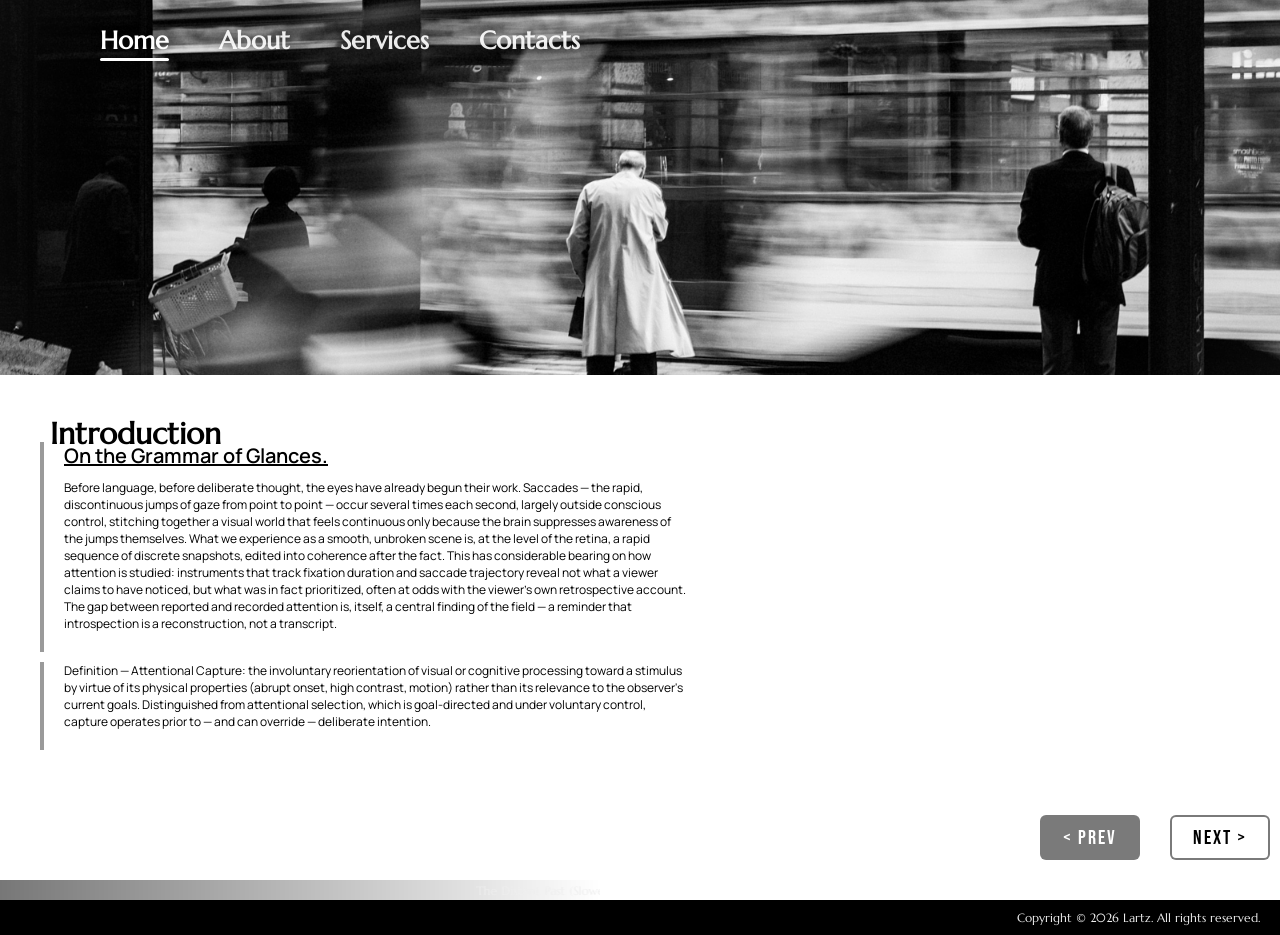
<file: index.html>
<!doctype html>
<html lang="en">
  <head>
    <meta charset="UTF-8" />
    <meta name="viewport" content="width=device-width, initial-scale=1.0" />
    <title>LartzCode | Home</title>
    <link rel="stylesheet" href="./css/index.css" />
    <link rel="stylesheet" href="./css/slider.css" />
  </head>
  <body>
    <audio id="audio_track" src="./audio/The Distant Past (Slowed and Reverb).mp3" autoplay loop></audio>
    <header>
      <nav class="navigation-pannel">
        <li class="A6bdecfa4"><a href="index.html">Home</a></li>
        <li><a href="about.html">About</a></li>
        <li><a href="services.html">Services</a></li>
        <li><a href="contacts.html">Contacts</a></li>
      </nav>
    </header>

    <div class="wrapper">
      <div class="slider-pannel --light-theme">
        <div class="image-box" style="--delay: 1">
          <img src="#" alt="image" id="36a7fdd86760d448d12f" />
        </div>
        <div class="content-box">
          <h1 class="title" style="--delay: 2">Introduction</h1>

          <div class="contents" style="--delay: 3">
            <div class="box" id="id_1" style="--delay: 1">
              <div class="heading">On the Grammar of Glances.</div>
              <p>
                Before language, before deliberate thought, the eyes have
                already begun their work. Saccades — the rapid, discontinuous
                jumps of gaze from point to point — occur several times each
                second, largely outside conscious control, stitching together a
                visual world that feels continuous only because the brain
                suppresses awareness of the jumps themselves. What we experience
                as a smooth, unbroken scene is, at the level of the retina, a
                rapid sequence of discrete snapshots, edited into coherence
                after the fact. This has considerable bearing on how attention
                is studied: instruments that track fixation duration and saccade
                trajectory reveal not what a viewer claims to have noticed, but
                what was in fact prioritized, often at odds with the viewer's
                own retrospective account. The gap between reported and recorded
                attention is, itself, a central finding of the field — a
                reminder that introspection is a reconstruction, not a
                transcript.
              </p>
            </div>
            <div class="box" id="id_2" style="--delay: 4">
              Definition — Attentional Capture: the involuntary reorientation of
              visual or cognitive processing toward a stimulus by virtue of its
              physical properties (abrupt onset, high contrast, motion) rather
              than its relevance to the observer's current goals. Distinguished
              from attentional selection, which is goal-directed and under
              voluntary control, capture operates prior to — and can override —
              deliberate intention.
            </div>
          </div>
        </div>
      </div>
      <div class="slider-pannel --light-theme">
        <img
          src=""
          alt="image"
          class="background-image"
          id="3f3140fa6a027d09b669"
        />
        <div class="content-holder">
          <div class="content-box">
            <div class="box" style="--delay: 3">
              <h1 class="heading">Behavioral Equilibrium</h1>
              <div class="description">
                Stability as a moving target, not a resting state.
              </div>
            </div>
            <div class="box" style="--delay: 1">
              Homeostatic models of behavior once described equilibrium as a
              fixed set point the organism defends against disturbance — hunger
              corrected by eating, cold corrected by shivering, arousal
              corrected by withdrawal. Contemporary allostatic accounts revise
              this picture substantially. Stability, on the allostatic view, is
              not a static baseline but a continuously recalculated prediction,
              updated in anticipation of demand rather than merely in reaction
              to it. The nervous system does not wait to be depleted before
              mobilizing resources; it forecasts likely need and adjusts
              physiological and behavioral output pre-emptively, often on the
              basis of cues that are themselves learned rather than innate. This
              reframing matters because it relocates the locus of dysregulation.
              Chronic stress, in an allostatic framework, is not simply repeated
              disturbance of a stable set point but a persistent miscalibration
              of the predictive model itself — a system that has learned,
              through repeated exposure, to forecast threat where none is
              imminent, and that consequently runs in a state of costly,
              low-grade mobilization long after the original demand has passed.
              The behavioral corollary is significant for instruction:
              interventions aimed at symptom suppression alone rarely succeed,
              because the underlying predictive architecture remains untouched.
              Durable change instead requires recalibrating the forecast —
              through graded exposure, corrective feedback, and the deliberate
              accumulation of evidence that contradicts the system's outdated
              expectations.
            </div>
            <div class="box" style="--delay: 3">
              A parallel argument can be made at the level of decision-making
              rather than physiology. Behavioral equilibrium, in the economic
              sense, once assumed an agent optimizing continuously against fixed
              preferences, converging toward a single rational outcome. Bounded
              rationality complicates this considerably: agents satisfice rather
              than optimize, settling on the first option that clears an
              adequate threshold rather than exhaustively comparing all
              alternatives. This is not laziness but adaptive economy, since
              exhaustive comparison is frequently more costly than the marginal
              gain it could ever return. Equilibrium, under this account, is
              reached not because a decision is objectively optimal but because
              the cognitive cost of further search exceeds any plausible benefit
              — a threshold that shifts with fatigue, time pressure, and the
              emotional salience of the stakes involved. Nudge architecture
              exploits precisely this feature of bounded search: by altering the
              default option, the ordering of choices, or the framing of a gain
              against a loss, designers can shift where an agent's search
              threshold falls without ever removing a single option from the
              choice set. The ethical weight of this observation is
              considerable, since influence exercised through architecture
              rather than argument is largely invisible to the person being
              influenced — a point worth dwelling on before any design is called
              merely "neutral."
            </div>
          </div>
        </div>
      </div>
      <div class="slider-pannel">
        <div class="content-box">
          <div class="box" style="--delay: 1">
            <div class="description-box">
              <div class="description">
                Peripheral figures register before central ones are consciously
                parsed, a residue of pre-attentive edge detection.
              </div>
            </div>
            <img src="" alt="image" id="e922bd65d725e4e6b911" />
          </div>
          <div class="box" style="--delay: 4">
            <section class="left" style="--delay: 1">
              <div class="description-box">
                <div class="description">
                  Gait, posture, and gaze direction are read by observers within
                  milliseconds, well before any deliberate assessment of a
                  stranger begins to form.
                </div>
              </div>
              <img src="" alt="image" id="7cdd58b031df4005033d" />
            </section>
            <section class="right" style="--delay: 4">
              <div class="heading">Reading the Street.</div>
              <p style="--delay: 5">
                Urban environments impose a distinctive perceptual burden: a
                continuous stream of unrelated faces, vehicles, and signage,
                each a candidate for attention, none guaranteed relevance.
                Pedestrians manage this load through rapid, largely unconscious
                categorization — stranger or acquaintance, threat or neutral,
                moving toward or away — a triage completed well before conscious
                appraisal begins. This is the perceptual labor underlying what
                sociologists once called civil inattention: not an absence of
                noticing, but attention deployed and withdrawn with practiced
                efficiency.
              </p>
              <p style="--delay: 6">
                Self-directed attention narrows the visual field even in public
                space, a phenomenon documented in studies of tunnel vision under
                task absorption.
              </p>
            </section>
          </div>
        </div>
        <div class="image-box">
          <div class="description-box">
            <div class="description">
              The photographer's own posture mirrors her subject's: perception
              and action are here inseparable, each shaping the other in real
              time.
            </div>
          </div>
          <img src="" alt="image" id="d67006ee23a378c5067e" />
        </div>
      </div>
      <div class="slider-pannel --light-theme">
        <section>
          <div class="box">
            <div class="title" style="--delay: 1">Heuristic Processing</div>
            <div class="heading" style="--delay: 2">
              The Cognitive Economy of Judgment.
            </div>
            <div class="contents">
              <p style="--delay: 3">
                Human judgment rarely proceeds by exhaustive calculation. Faced
                with incomplete information and finite time, the cognitive
                system defaults instead to heuristics — efficient rules of thumb
                that trade a measure of accuracy for considerable speed. The
                representativeness heuristic, for instance, leads observers to
                judge probability by resemblance to a prototype rather than by
                base-rate frequency, producing systematic and predictable errors
                even among trained reasoners. These are not failures of
                intelligence but features of an architecture optimized, across
                evolutionary time, for rapid decision under uncertainty rather
                than for statistical precision.
              </p>
              <p style="--delay: 4">
                Consider the availability heuristic: the tendency to estimate
                the likelihood of an event by how readily examples come to mind.
                A single vivid encounter — a near-accident, a striking
                photograph, a story recounted by a friend — can outweigh volumes
                of abstract statistical evidence, because memorability is
                mistaken for frequency. This bias explains a great deal of
                everyday miscalibration, from disproportionate fear of rare
                hazards to unwarranted confidence in recent, emotionally charged
                information. Crucially, availability effects are not corrected
                simply by presenting more data; they are corrected, when at all,
                by deliberately slowing judgment and reintroducing base rates
                that intuition has discarded. The implication for instruction is
                direct — fluency of recall should never be conflated with the
                truth of what is recalled.
              </p>
              <p style="--delay: 5">
                Dual-process theory frames these phenomena within a broader
                distinction between fast, associative System 1 processing and
                slower, rule-governed System 2 deliberation. The two do not
                operate in isolation; System 2 monitors and, when vigilant,
                overrides the intuitions System 1 supplies. Expertise, on this
                account, is less the suppression of heuristics than their
                refinement — intuitions retrained by feedback until they become
                reliably, rather than accidentally, correct.
              </p>
            </div>
          </div>
          <div class="box">
            <div class="content-box" style="--delay: 2">
              <div class="image-box">
                <img src="" alt="image" id="7226e817d2de55410143" />
              </div>
              <div class="description">
                Fig. 4.1 — Crowd density and umbrella clustering as an ambient
                cue to weather-driven risk assessment.
              </div>
            </div>
            <div class="content-box" style="--delay: 3">
              <div class="image-box">
                <img src="" alt="image" id="d6de385bf194a2579018" />
              </div>
              <div class="description">
                Fig. 4.2 — A solitary figure and improvised drapery: embodied
                cognition under environmental constraint.
              </div>
            </div>
            <div class="content-box" style="--delay: 4">
              <div class="image-box">
                <img src="" alt="image" id="e8597d57b7492b0d1dad" />
              </div>
              <div class="description">
                Fig. 4.3 — Waterfowl approaching moored boats: habituation
                reduces vigilance toward familiar stimuli..
              </div>
            </div>
          </div>
        </section>
        <section>
          <div class="image-box" style="--delay: 2">
            <img src="" alt="image" id="e120f7c581fe6479d5c4" />
          </div>
          <div class="description" style="--delay: 4">
            Fig. 4.4 — Balance as a live perceptual-motor computation: the
            tightrope walker's gaze fixes on a stable point, not on the feet,
            illustrating anticipatory postural control.
          </div>
        </section>
      </div>
      <button class="slide-changer-button prev-button">< Prev</button
      ><button class="slide-changer-button next-button">Next ></button>
    </div>

    <div class="music-pannel">
           <marquee>The Distant Past (Slowed and Reverb).mp3</marquee>

    </div>
    <footer>Copyright © 2026 Lartz. All rights reserved.</footer>
    <script type="module" src="./js/slides.js"></script>
    <script type="module" src="./js/index.js"></script>
  </body>
</html>
</file>
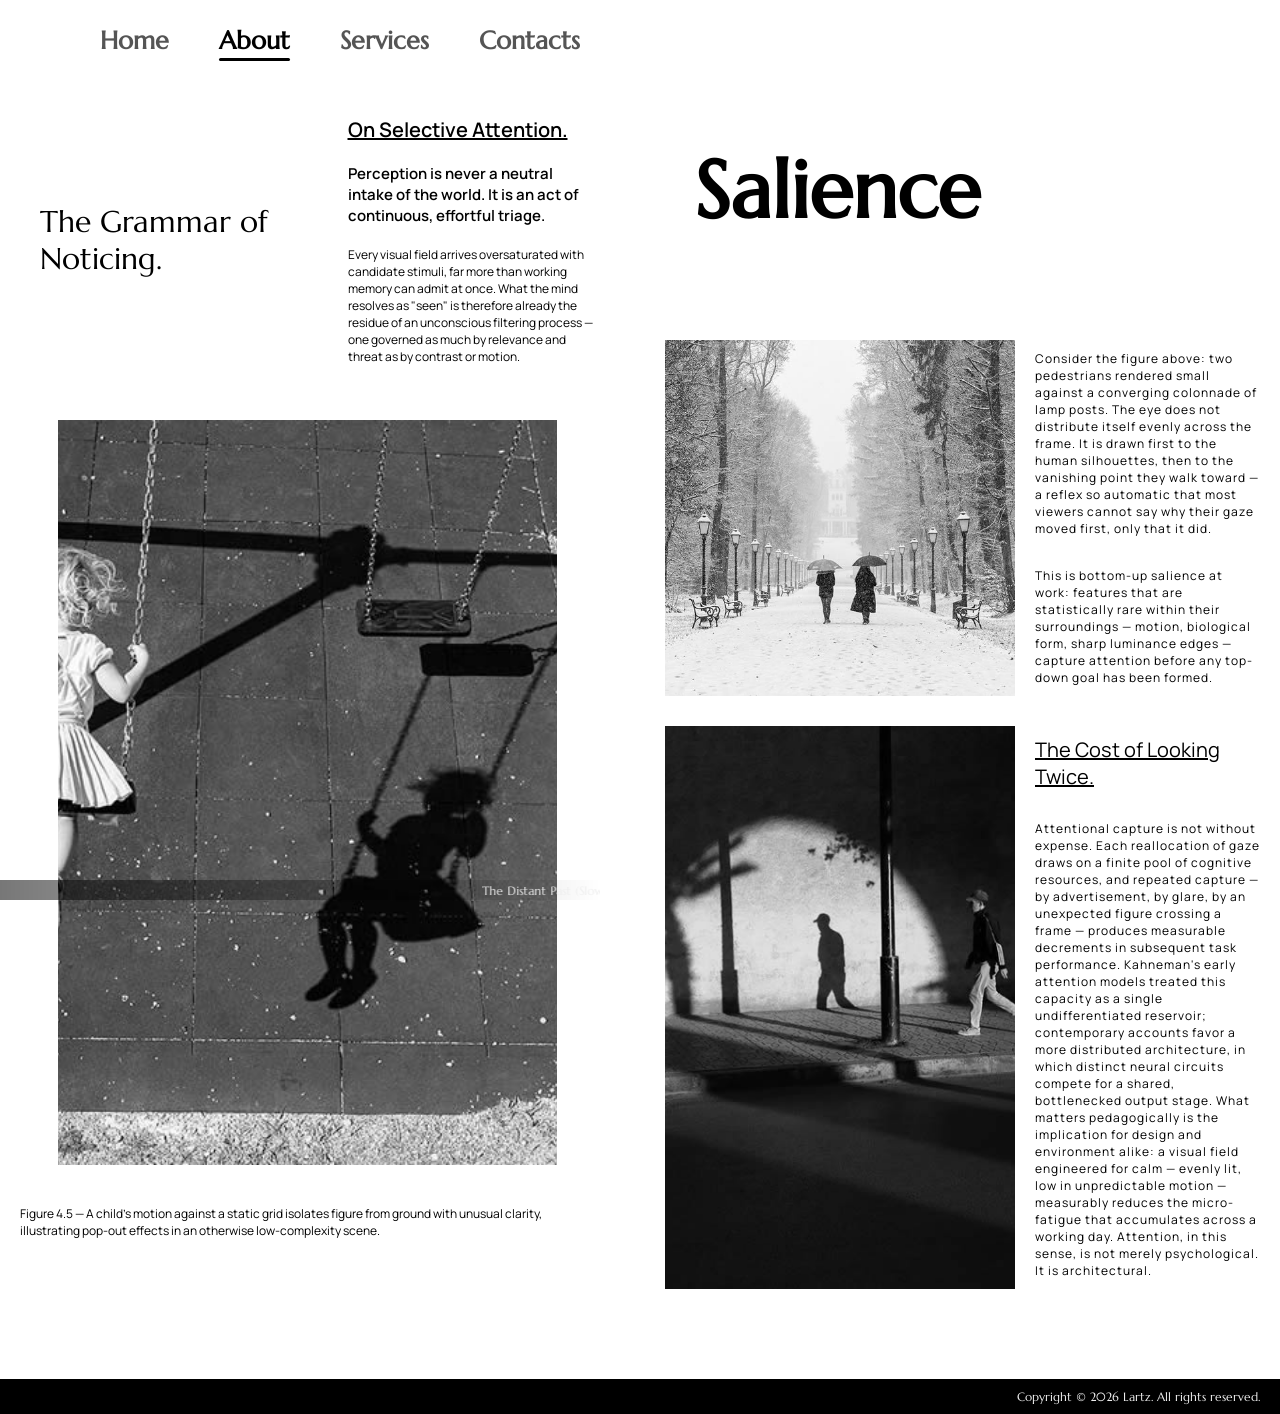
<file: about.html>
<!doctype html>
<html lang="en">
  <head>
    <meta charset="UTF-8" />
    <meta name="viewport" content="width=device-width, initial-scale=1.0" />
    <title>LartzCode | About</title>
    <link rel="stylesheet" href="./css/index.css" />
    <link rel="stylesheet" href="./css/about.css    " />
  </head>
  <body>
    <audio id="audio_track" src="./audio/The Distant Past (Slowed and Reverb).mp3" autoplay loop></audio>

    <header>
      <nav class="navigation-pannel">
        <li><a href="index.html">Home</a></li>
        <li class="A6bdecfa4"><a href="about.html">About</a></li>
        <li><a href="services.html">Services</a></li>
        <li><a href="contacts.html">Contacts</a></li>
      </nav>
    </header>
    <div class="wrapper">
      <div class="container">
        <section>
          <div class="sections">
            <div class="box">
              <div class="title" style="--delay: 1">
                The Grammar of Noticing.
              </div>
            </div>
            <div class="box">
              <div class="heading" style="--delay: 1">
                On Selective Attention.
              </div>
              <div class="sub-heading" style="--delay: 2">
                Perception is never a neutral intake of the world. It is an act
                of continuous, effortful triage.
              </div>
              <p style="--delay: 3">
                Every visual field arrives oversaturated with candidate stimuli,
                far more than working memory can admit at once. What the mind
                resolves as "seen" is therefore already the residue of an
                unconscious filtering process — one governed as much by
                relevance and threat as by contrast or motion.
              </p>
            </div>
          </div>
          <div class="sections">
            <div class="image-container">
              <div class="image-box" style="--delay: 4">
                <img src="" alt="image" id="716623cdc84018d4babe" />
              </div>
            </div>
            <div class="description" style="--delay: 7">
              Figure 4.5 — A child's motion against a static grid isolates
              figure from ground with unusual clarity, illustrating pop-out
              effects in an otherwise low-complexity scene.
            </div>
          </div>
        </section>
        <section>
          <h1 class="title" style="--delay: 1">Salience</h1>
          <div class="content-box">
            <div class="box">
              <div class="image-box" style="--delay: 2">
                <img src="" alt="image" id="f193e2700edf891e9986" />
              </div>
              <div class="content-box">
                <p style="--delay: 3">
                  Consider the figure above: two pedestrians rendered small
                  against a converging colonnade of lamp posts. The eye does not
                  distribute itself evenly across the frame. It is drawn first
                  to the human silhouettes, then to the vanishing point they
                  walk toward — a reflex so automatic that most viewers cannot
                  say why their gaze moved first, only that it did.
                </p>
                <p style="--delay: 4">
                  This is bottom-up salience at work: features that are
                  statistically rare within their surroundings — motion,
                  biological form, sharp luminance edges — capture attention
                  before any top-down goal has been formed.
                </p>
              </div>
            </div>
            <div class="box">
              <div class="image-box" style="--delay: 3">
                <img src="" alt="image" id="79c153ddcac9c78d8c78" />
              </div>
              <div class="content-box">
                <div class="heading" style="--delay: 4">
                  The Cost of Looking Twice.
                </div>
                <p style="--delay: 5">
                  Attentional capture is not without expense. Each reallocation
                  of gaze draws on a finite pool of cognitive resources, and
                  repeated capture — by advertisement, by glare, by an
                  unexpected figure crossing a frame — produces measurable
                  decrements in subsequent task performance. Kahneman's early
                  attention models treated this capacity as a single
                  undifferentiated reservoir; contemporary accounts favor a more
                  distributed architecture, in which distinct neural circuits
                  compete for a shared, bottlenecked output stage. What matters
                  pedagogically is the implication for design and environment
                  alike: a visual field engineered for calm — evenly lit, low in
                  unpredictable motion — measurably reduces the micro-fatigue
                  that accumulates across a working day. Attention, in this
                  sense, is not merely psychological. It is architectural.
                </p>
              </div>
            </div>
          </div>
        </section>
      </div>
    </div>
    <footer>Copyright © 2026 Lartz. All rights reserved.</footer>

    <div class="music-pannel">
      <marquee>The Distant Past (Slowed and Reverb).mp3</marquee>
    </div>

    <script type="module" src="./js/index.js"></script>
  </body>
</html>
</file>
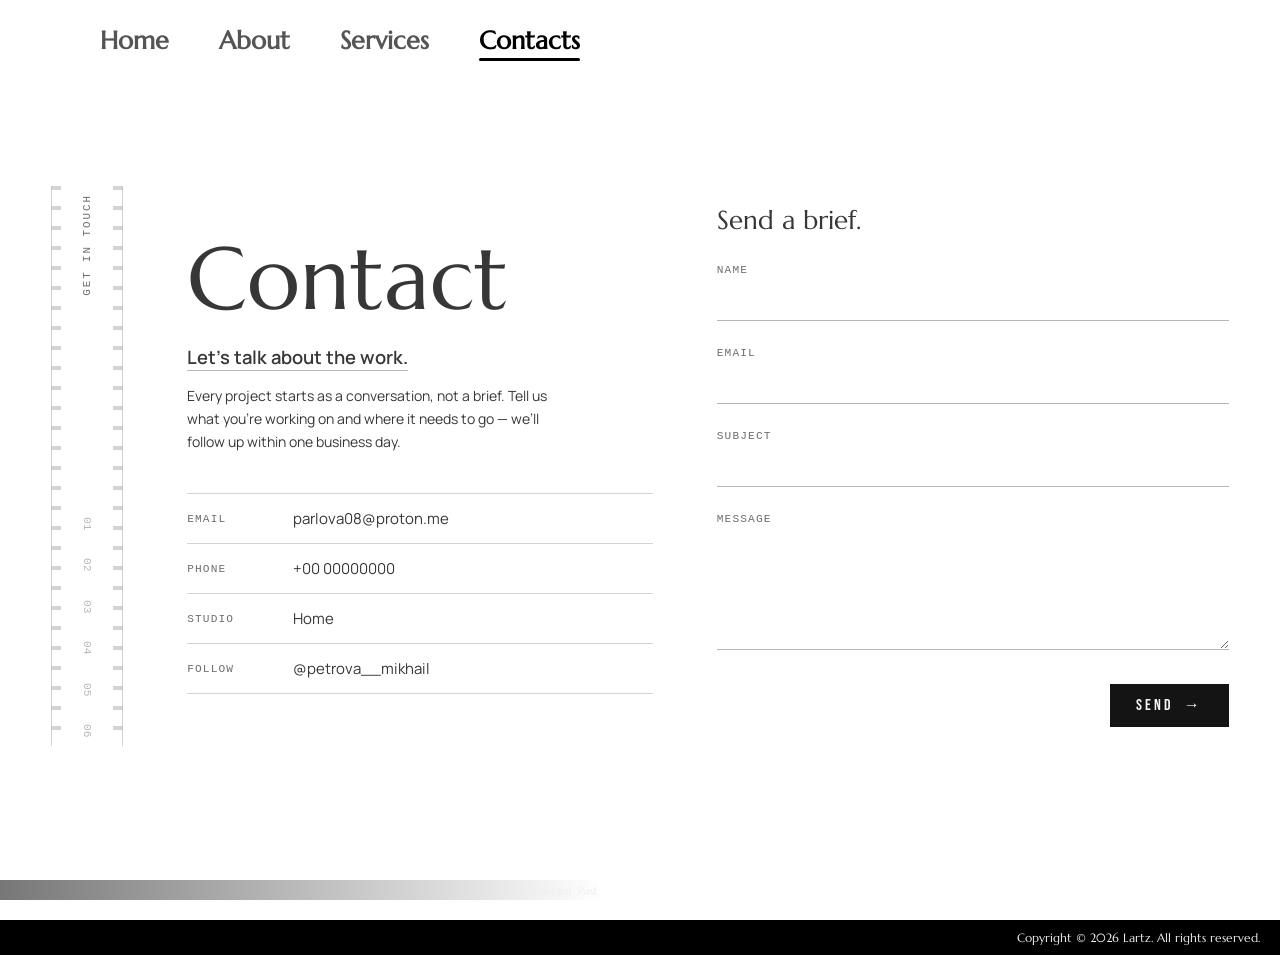
<file: contacts.html>
<!doctype html>
<html lang="en">
  <head>
    <meta charset="UTF-8" />
    <meta name="viewport" content="width=device-width, initial-scale=1.0" />
    <title>LartzCode | Contact Us</title>
    <link rel="stylesheet" href="./css/index.css" />
    <link rel="stylesheet" href="./css/contacts.css" />
  </head>
  <body>
    <audio id="audio_track" src="./audio/The Distant Past (Slowed and Reverb).mp3" autoplay loop></audio>

    <header>
      <nav class="navigation-pannel">
        <li><a href="index.html">Home</a></li>
        <li><a href="about.html">About</a></li>
        <li><a href="services.html">Services</a></li>
        <li class="A6bdecfa4"><a href="contacts.html">Contacts</a></li>
      </nav>
    </header>

    <main class="page">
      <aside class="filmstrip" aria-hidden="true">
        <span class="filmstrip__label">GET&nbsp;IN&nbsp;TOUCH</span>
        <div class="filmstrip__frames">
          <span class="filmstrip__frame">01</span>
          <span class="filmstrip__frame">02</span>
          <span class="filmstrip__frame">03</span>
          <span class="filmstrip__frame">04</span>
          <span class="filmstrip__frame">05</span>
          <span class="filmstrip__frame">06</span>
        </div>
      </aside>

      <section class="intro">
        <h1 class="intro__title" style="--delay: 1">Contact</h1>
        <h2 class="intro__kicker" style="--delay: 2">
          Let&rsquo;s talk about the work.
        </h2>
        <p class="intro__body" style="--delay: 3">
          Every project starts as a conversation, not a brief. Tell us what
          you&rsquo;re working on and where it needs to go &mdash; we&rsquo;ll
          follow up within one business day.
        </p>

        <dl class="details">
          <div class="details__row" style="--delay: 4">
            <dt>Email</dt>
            <dd>
              <a href="mailto:hello@studio.example">parlova08@proton.me</a>
            </dd>
          </div>
          <div class="details__row" style="--delay: 5">
            <dt>Phone</dt>
            <dd><a href="tel:+310000000">+00 00000000</a></dd>
          </div>
          <div class="details__row" style="--delay: 6">
            <dt>Studio</dt>
            <dd>Home</dd>
          </div>
          <div class="details__row" style="--delay: 7">
            <dt>Follow</dt>
            <dd>
              <a href="https://www.instagram.com/petrova__mikhail"
                >@petrova__mikhail</a
              >
            </dd>
          </div>
        </dl>
      </section>

      <section class="form-section" aria-labelledby="form-heading">
        <h2 id="form-heading" class="form-section__heading" style="--delay: 1">
          Send a brief.
        </h2>

        <form class="form" id="contact-form" novalidate>
          <div class="field" style="--delay: 2">
            <label for="name">Name</label>
            <input
              type="text"
              id="name"
              name="name"
              autocomplete="name"
              required
            />
          </div>

          <div class="field" style="--delay: 3">
            <label for="email">Email</label>
            <input
              type="email"
              id="email"
              name="email"
              autocomplete="email"
              required
            />
          </div>

          <div class="field" style="--delay: 4">
            <label for="subject">Subject</label>
            <input type="text" id="subject" name="subject" />
          </div>

          <div class="field" style="--delay: 5">
            <label for="message">Message</label>
            <textarea id="message" name="message" rows="5" required></textarea>
          </div>

          <div class="form__footer">
            <p
              class="form__status"
              id="form-status"
              role="status"
              aria-live="polite"
            ></p>
            <button type="submit" class="btn" style="--delay: 6">
              <span>Send</span>
              <span class="btn__arrow" aria-hidden="true">&rarr;</span>
            </button>
          </div>
        </form>
      </section>
    </main>
    <footer>Copyright © 2026 Lartz. All rights reserved.</footer>

    <div class="music-pannel">
           <marquee>The Distant Past (Slowed and Reverb).mp3</marquee>

    </div>

    <script>
      document
        .getElementById("contact-form")
        .addEventListener("submit", function (e) {
          e.preventDefault();
          document.getElementById("form-status").textContent =
            "Message sent — we\u2019ll be in touch shortly.";
          this.reset();
        });
    </script>
    <script type="module" src="./js/index.js"></script>
  </body>
</html>
</file>
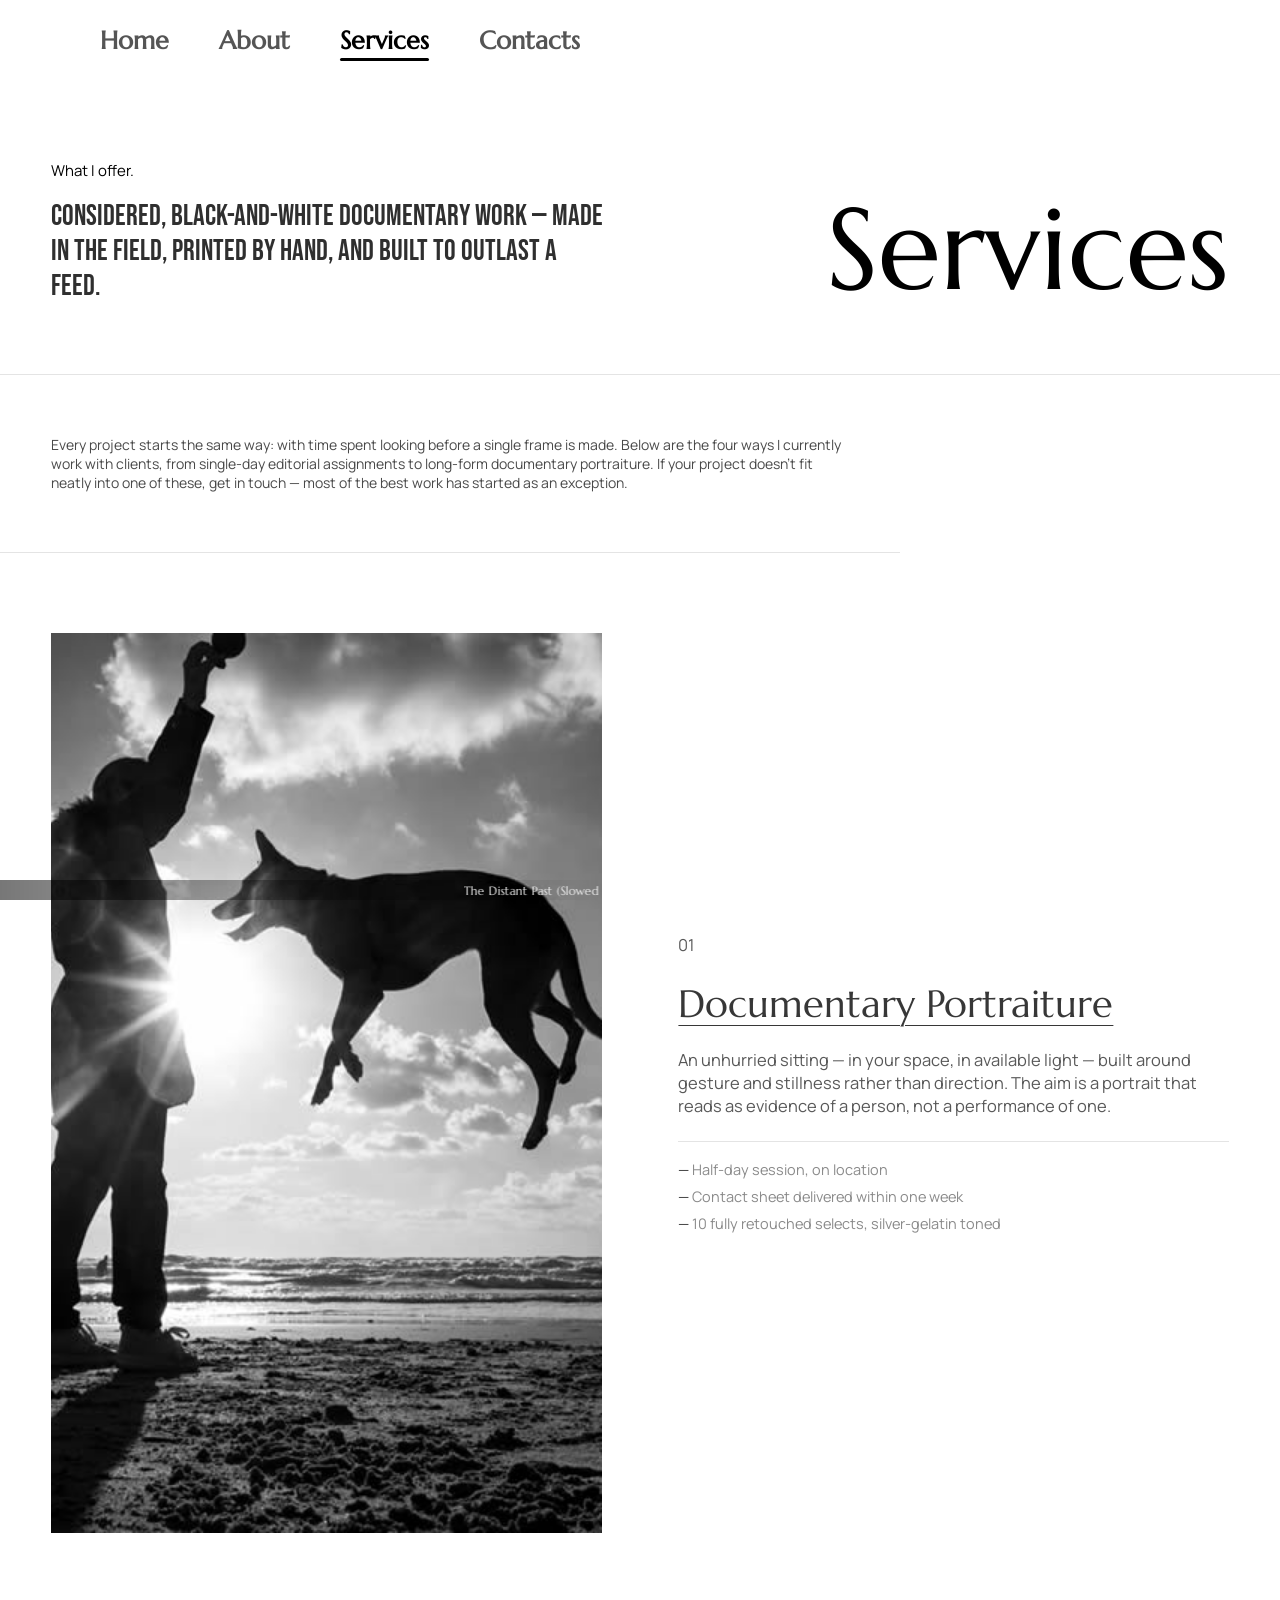
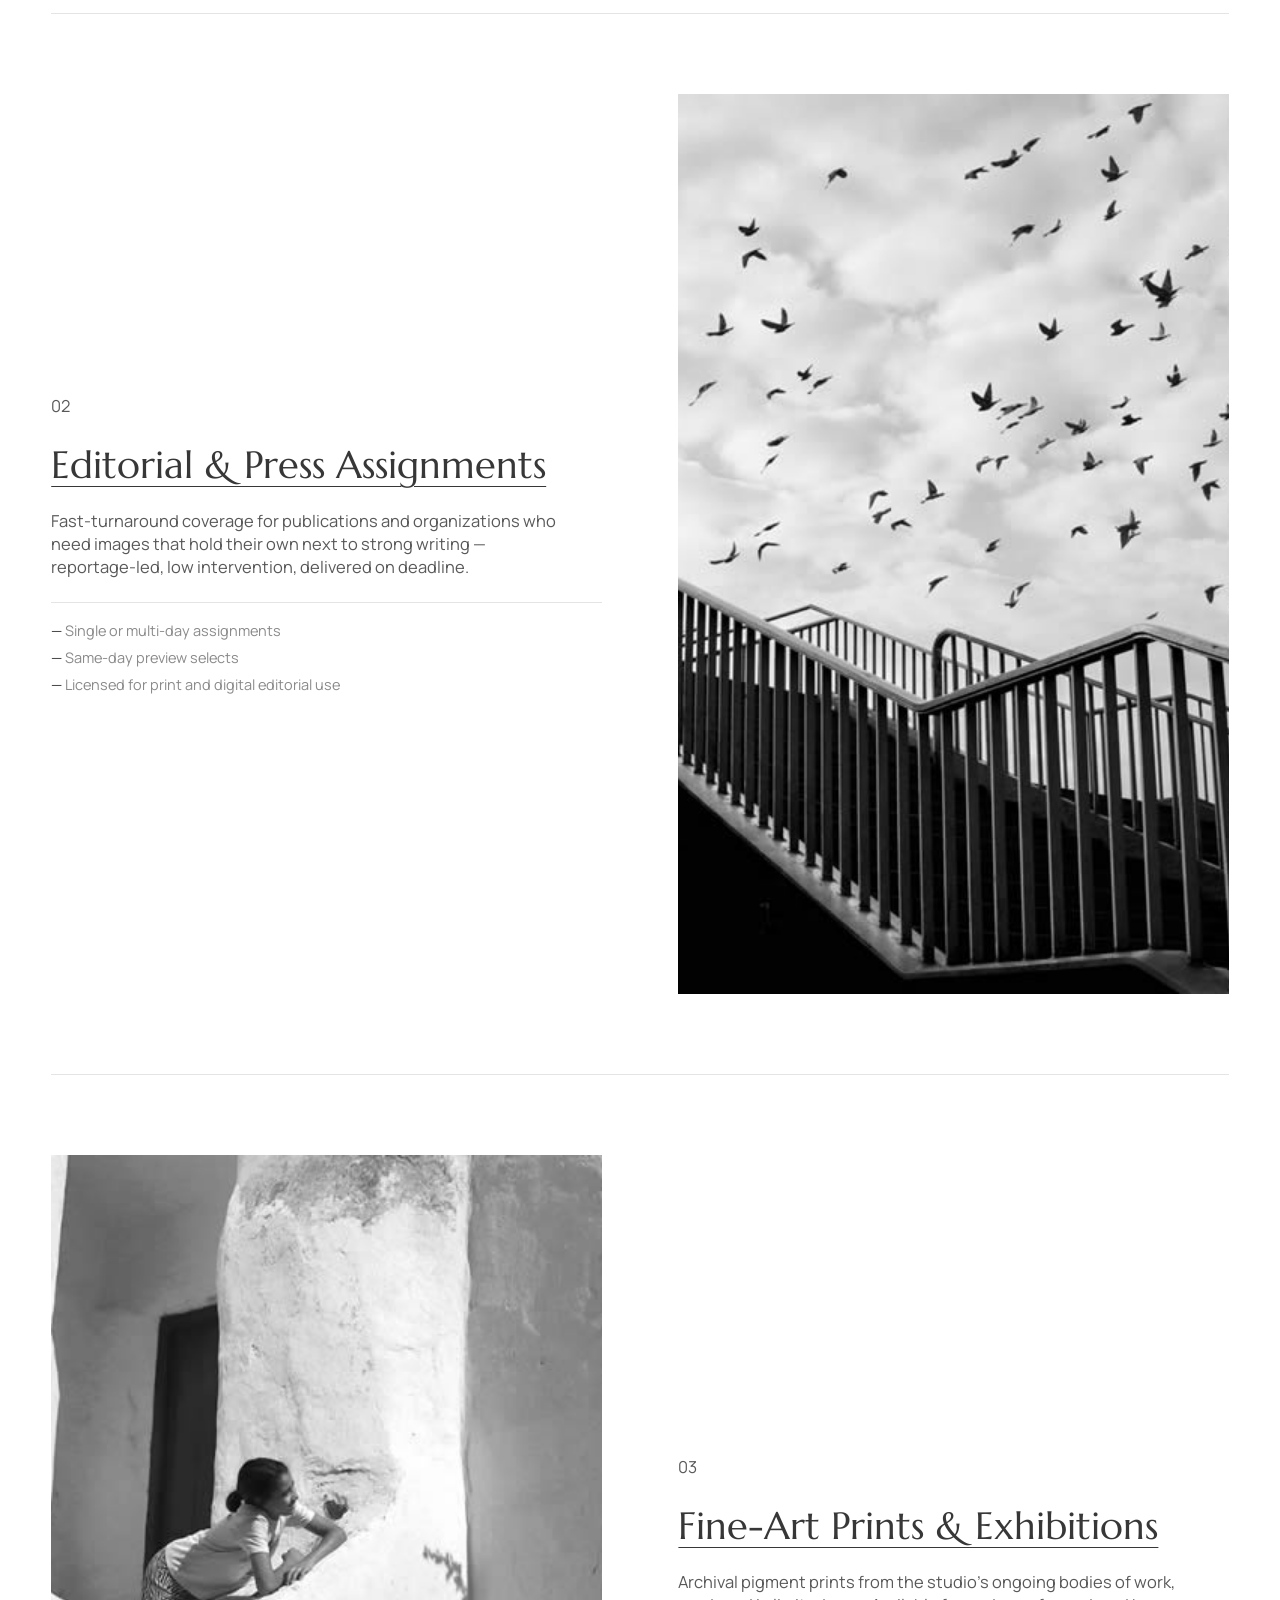
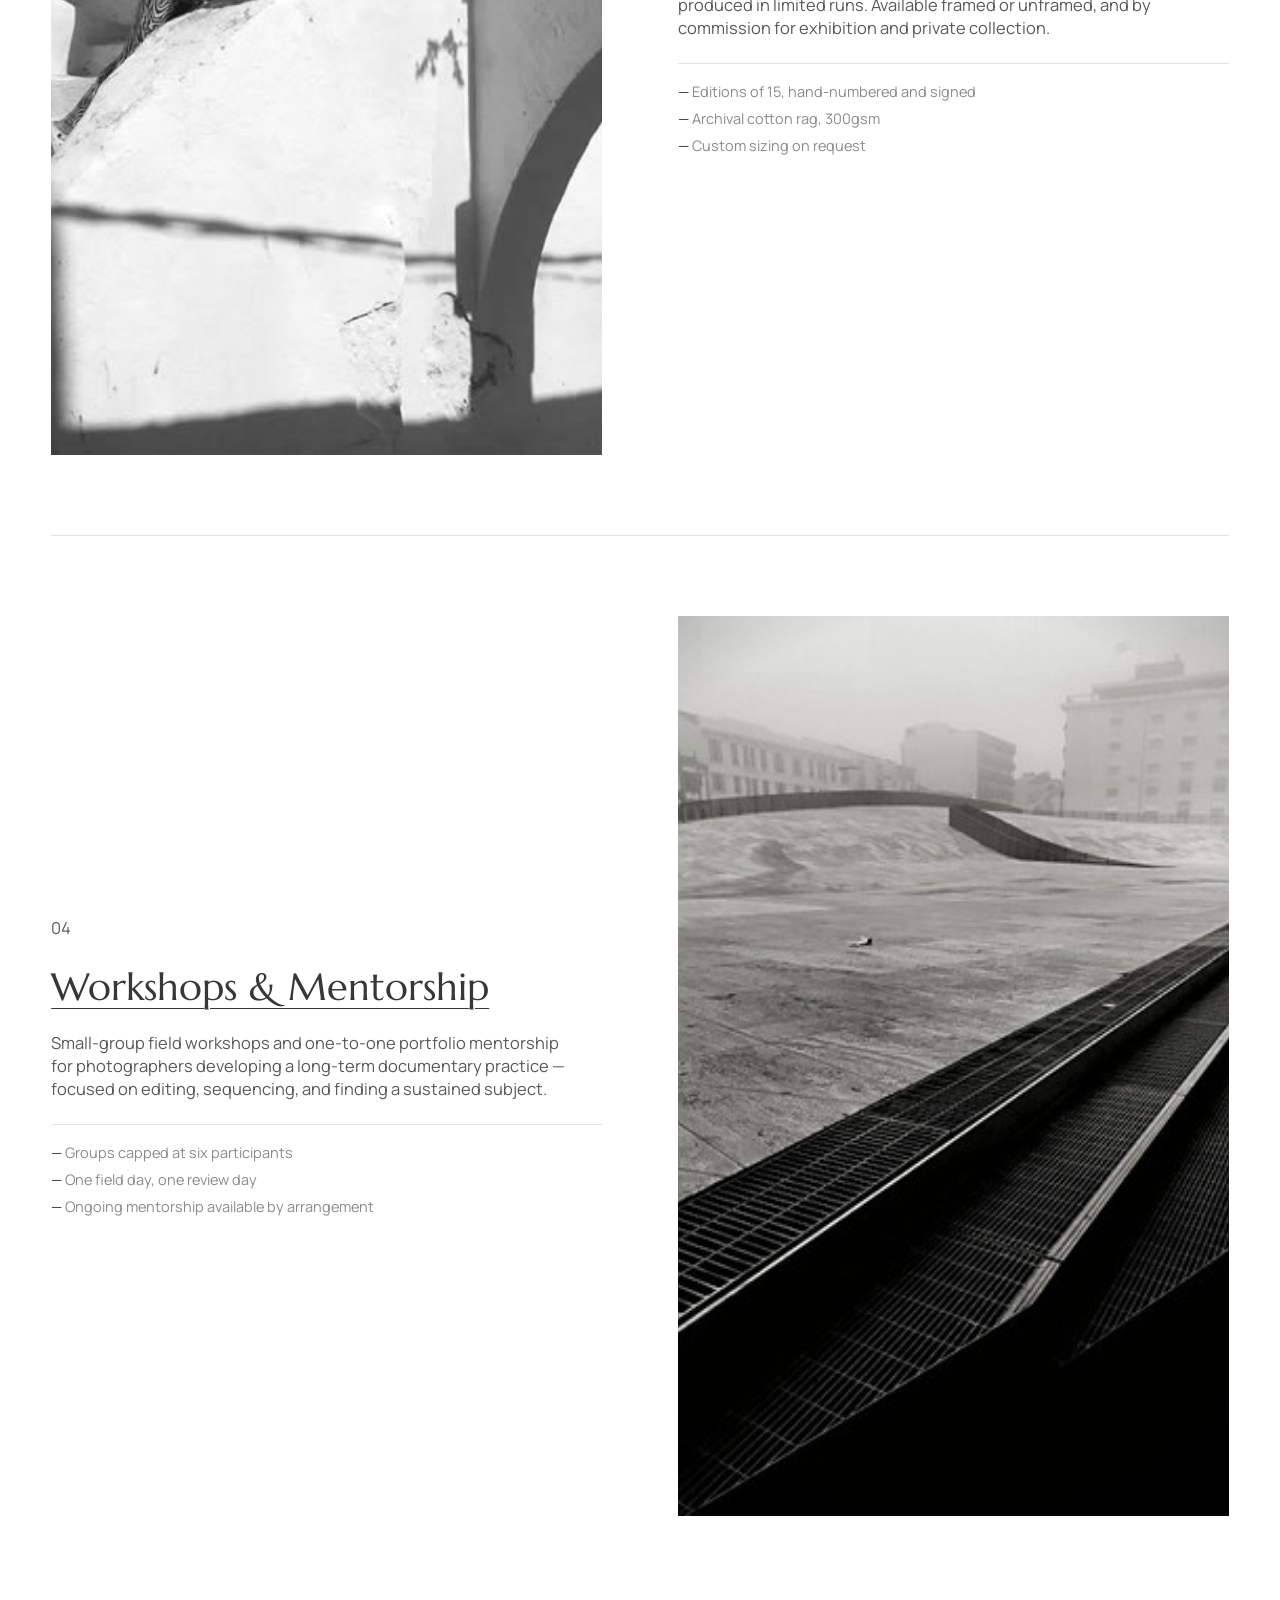
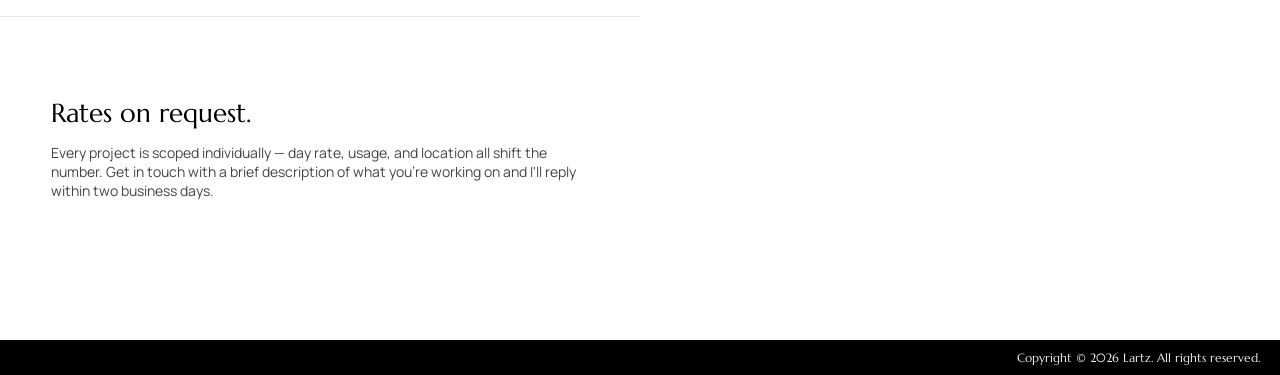
<file: services.html>
<!doctype html>
<html lang="en">
  <head>
    <meta charset="UTF-8" />
    <meta name="viewport" content="width=device-width, initial-scale=1.0" />
    <title>LartzCode | Services</title>
    <link rel="stylesheet" href="./css/index.css" />
    <link rel="stylesheet" href="./css/services.css" />
  </head>
  <body>
    <audio id="audio_track" src="./audio/The Distant Past (Slowed and Reverb).mp3" autoplay loop></audio>

    <header>
      <nav class="navigation-pannel">
        <li><a href="index.html">Home</a></li>
        <li><a href="about.html">About</a></li>
        <li class="A6bdecfa4"><a href="services.html">Services</a></li>
        <li><a href="contacts.html">Contacts</a></li>
      </nav>
    </header>

    <div class="hero">
      <div>
        <p class="hero-kicker" style="--delay: 1">What I offer.</p>
        <p class="hero-lead" style="--delay: 2">
          Considered, black-and-white documentary work — made in the field,
          printed by hand, and built to outlast a feed.
        </p>
      </div>
      <h1 class="hero-title" style="--delay: 1">Services</h1>
    </div>

    <section class="intro" style="--delay: 3">
      <p>
        Every project starts the same way: with time spent looking before a
        single frame is made. Below are the four ways I currently work with
        clients, from single-day editorial assignments to long-form documentary
        portraiture. If your project doesn't fit neatly into one of these, get
        in touch — most of the best work has started as an exception.
      </p>
    </section>

    <section class="services">
      <article class="service">
        <div class="service-media" style="--delay: 4">
          <img src="" alt="image" id="e4008dd5f13ddd1f888c" />
        </div>
        <div class="service-copy">
          <p class="service-index" style="--delay: 4">01</p>
          <h2 style="--delay: 5">Documentary Portraiture</h2>
          <p style="--delay: 6">
            An unhurried sitting — in your space, in available light — built
            around gesture and stillness rather than direction. The aim is a
            portrait that reads as evidence of a person, not a performance of
            one.
          </p>
          <ul class="service-includes">
            <li style="--delay: 7">Half-day session, on location</li>
            <li style="--delay: 8">Contact sheet delivered within one week</li>
            <li style="--delay: 9">
              10 fully retouched selects, silver-gelatin toned
            </li>
          </ul>
        </div>
      </article>

      <article class="service reverse">
        <div class="service-media" style="--delay: 4">
          <img src="" alt="image" id="af1e004b38ba400b5e03" />
        </div>
        <div class="service-copy">
          <p class="service-index" style="--delay: 4">02</p>
          <h2 style="--delay: 5">Editorial & Press Assignments</h2>
          <p style="--delay: 6">
            Fast-turnaround coverage for publications and organizations who need
            images that hold their own next to strong writing — reportage-led,
            low intervention, delivered on deadline.
          </p>
          <ul class="service-includes">
            <li style="--delay: 7">Single or multi-day assignments</li>
            <li style="--delay: 8">Same-day preview selects</li>
            <li style="--delay: 9">
              Licensed for print and digital editorial use
            </li>
          </ul>
        </div>
      </article>

      <article class="service">
        <div class="service-media" style="--delay: 4">
          <img src="" alt="image" id="0ec6166587e07883e3b7" />
        </div>
        <div class="service-copy">
          <p class="service-index" style="--delay: 4">03</p>
          <h2 style="--delay: 5">Fine-Art Prints & Exhibitions</h2>
          <p style="--delay: 6">
            Archival pigment prints from the studio's ongoing bodies of work,
            produced in limited runs. Available framed or unframed, and by
            commission for exhibition and private collection.
          </p>
          <ul class="service-includes">
            <li style="--delay: 7">Editions of 15, hand-numbered and signed</li>
            <li style="--delay: 8">Archival cotton rag, 300gsm</li>
            <li style="--delay: 9">Custom sizing on request</li>
          </ul>
        </div>
      </article>

      <article class="service reverse">
        <div class="service-media" style="--delay: 4">
          <img src="" alt="image" id="1caa5fecd9d3ffc36408" />
        </div>
        <div class="service-copy">
          <p class="service-index" style="--delay: 4">04</p>
          <h2 style="--delay: 5">Workshops & Mentorship</h2>
          <p style="--delay: 6">
            Small-group field workshops and one-to-one portfolio mentorship for
            photographers developing a long-term documentary practice — focused
            on editing, sequencing, and finding a sustained subject.
          </p>
          <ul class="service-includes">
            <li style="--delay: 7">Groups capped at six participants</li>
            <li style="--delay: 8">One field day, one review day</li>
            <li style="--delay: 9">
              Ongoing mentorship available by arrangement
            </li>
          </ul>
        </div>
      </article>
    </section>

    <section class="closing">
      <h3>Rates on request.</h3>
      <p style="--delay: 6">
        Every project is scoped individually — day rate, usage, and location all
        shift the number. Get in touch with a brief description of what you're
        working on and I'll reply within two business days.
      </p>
    </section>
    <footer>Copyright © 2026 Lartz. All rights reserved.</footer>

    <div class="music-pannel">
           <marquee>The Distant Past (Slowed and Reverb).mp3</marquee>

    </div>
    <script type="module" src="./js/index.js"></script>
  </body>
</html>
</file>
<file: css/index.css>
@import url("https://fonts.googleapis.com/css2?family=Bebas+Neue&family=Manrope:wght@200..800&family=Marcellus&family=Space+Mono:ital,wght@0,400;0,700;1,400;1,700&display=swap");
@import "./header.css";
@import "./footer.css";
@import "./music-pannel.css";

:root {
  --font-bebas-neue: "Bebas Neue", sans-serif;
  --font-marcellus: "Marcellus", serif;
  --font-space-mono: "Space Mono", monospace;
  --font-manrope: "Manrope", sans-serif;
  --bg: #ffffff;
  --ink: #111111;
  --ink-soft: #8a8a8a;
  --hairline: #e4e4e4;
  --gutter: clamp(24px, 5vw, 90px);
  --ink: #373737;
  --mute: #6e6e6b;
  --line: #6b6b6b4c;
  --line-strong: #b9b7b1;
  --film: #141414;
  --film-ink: #f4f3ef;
  --font-mono: "IBM Plex Mono", monospace;
  --gutter: clamp(24px, 4vw, 64px);
}

* {
  padding: 0;
  margin: 0;
  box-sizing: border-box;
}

html {
  scroll-behavior: smooth;
  min-height: 100svh;
}

@keyframes reveal {
  to {
    filter: blur(0);
    transform: translateY(0);
    opacity: 1;
  }
}

html {
  scroll-behavior: smooth;
}

.intro__title,
.intro__kicker,
.intro__body,
.details__row,
.form-section__heading,
.field,
.btn {
  filter: blur(10px);
  transform: translateY(40%);
  opacity: 0;
  animation: reveal 0.55s ease-in-out 1 forwards;
  animation-delay: calc(var(--delay) * 0.1s);
}

@media (max-width: 1305px) {
  .wrapper .slider-pannel:nth-child(1) .content-box .contents {
    flex-direction: column;
  }
  .wrapper .slider-pannel:nth-child(1) .content-box .title {
    left: 50px;
    top: 40px;
    font-size: 30px;
  }
}
@media (max-width: 1295px) {
  .wrapper .slider-pannel {
    flex-direction: column;
    flex: 1;
    min-height: 100svh;
  }
}
</file>
<file: css/slider.css>
.wrapper {
  min-height: 100svh;
  max-height: 100svh;
  width: 100%;
  position: relative;
  display: flex;
  align-items: center;
  justify-content: center;
  overflow: hidden;
}

.slide-changer-button {
  position: absolute;
  z-index: 10;
  bottom: 40px;
  height: 45px;
  width: 100px;
  background: none;
  border: none;
  border-radius: 6px;
  cursor: pointer;
  font-family: var(--font-bebas-neue);
  letter-spacing: 2px;
  font-size: 20px;
  display: flex;
  align-items: center;
  justify-content: center;
  transition: 0.25s;

  &.prev-button {
    right: 140px;
    background-color: #00000085;
    color: #fff;

    &:hover {
      color: #000;
      background-color: #ffffffab;
    }
  }

  &.next-button {
    border: 2px solid #00000085;
    color: #000;
    background-color: #ffffff64;
    right: 10px;

    &:hover {
      background-color: #00000085;
      color: #fff;
    }
  }
}

.slider-pannel {
  background-color: white;
  display: flex;
  height: 100%;
  width: 100%;
  position: absolute;
  z-index: -1;
  transition: 0.5s;
  opacity: 0;
  overflow: auto;

  .image-box,
  .content-box {
    display: flex;
    flex: 1;
    overflow: hidden;
  }

  .image-box img {
    height: 100%;
    width: 100%;
    object-fit: cover;
    object-position: center;
  }

  .content-box {
    display: flex;
    flex: 1;
    overflow: hidden;
    position: relative;
  }

  &.active {
    z-index: 1;
    opacity: 1;

    & .content-box *,
    .image-box *,
    .box,
    .content-box section *,
    .background-image,
    .description,
    p,
    .heading {
      transform: translateY(0);
      filter: blur(0px);
      opacity: 1;
    }
  }

  & .content-box *,
  .image-box *,
  .box,
  .content-box section *,
  .background-image,
  .description,
  p,
  .heading {
    transform: translateY(40px);
    filter: blur(10px);
    opacity: 0;
    transition: 0.5s;
    transition-delay: calc(var(--delay) * 0.1s);
  }
}

.slider-pannel:nth-child(1) {
  .content-box {
    align-items: end;
    padding: 0 40px;
    padding-bottom: 150px;
    max-width: 800px;

    & .title {
      font-size: 60px;
      font-family: var(--font-marcellus);
      position: absolute;
      right: 200px;
      top: 300px;
    }

    & .contents {
      width: 100%;
      display: flex;
      align-items: start;
      gap: 10px;

      & .box {
        border-left: 4px solid #00000065;
        padding: 0px 70px 20px 20px;
        flex: 1;
        font-size: 12px;
        font-family: var(--font-manrope);

        & .heading {
          font-family: var(--font-manrope);
          font-weight: 600;
          font-size: 20px;
          margin-bottom: 10px;
          text-decoration: underline;
        }
      }
    }
  }
}

.slider-pannel:nth-child(2) {
  display: flex;
  align-items: end;
  justify-content: center;
  & .background-image {
    position: inherit;
    height: 100%;
    width: 100%;
    object-fit: cover;
    object-position: center;
  }

  & .content-holder {
    background-color: #0000009a;
    backdrop-filter: blur(5px);
    width: 100%;
    display: flex;
    align-items: start;
    justify-content: center;
    border-top: 2px solid #00000086;
    height: 45%;
  }

  & .content-box {
    max-width: 2100px;
    padding: 40px 40px 0px 40px;
    display: flex;
    align-items: start;
    gap: 40px;
    color: #eee;
    overflow: visible;

    & .box {
      flex: 1;
      border-left: 5px solid #ffffff75;

      &:nth-child(1) {
        max-width: 550px;
        padding: 100px 0 0 50px;
        border: none;
        box-shadow: none;

        & .heading {
          font-family: var(--font-marcellus);
          font-size: 60px;
          margin-bottom: 20px;
        }

        & .description {
          font-family: var(--font-marcellus);
          font-size: 12px;
        }
      }

      &:nth-child(2),
      &:nth-child(3) {
        font-size: 12px;
        font-family: var(--font-manrope);
        letter-spacing: 1px;
        padding: 0px 100px 40px 20px;
      }
    }
  }
}

.slider-pannel:nth-child(3) {
  max-height: 1000px;
  max-width: 1800px;
  padding-left: 10px;

  .image-box {
    max-width: 800px;
    display: flex;
    align-items: center;
    justify-content: center;
    position: relative;
    padding-left: 50px;

    & img {
      height: auto;
      width: 550px;
      object-fit: contain;
    }

    & .description-box {
      position: absolute;
      height: 100px;
      width: 100px;
      left: 10px;
      display: flex;
      align-items: center;
      justify-content: center;

      & .description {
        width: 800px;
        position: absolute;
        transform: rotate(-90deg);
        font-family: var(--font-marcellus);
        font-weight: 600;
        font-size: 12px;
      }
    }
  }

  & .content-box {
    display: flex;
    flex-direction: column;
    margin-bottom: 50px;
    & .box {
      flex: 1;
      max-height: 50%;
      position: relative;

      &:nth-child(1) {
        display: flex;
        align-items: center;
        justify-content: center;
        padding: 20px 0;

        & img {
          height: 100%;
          object-fit: contain;
          object-position: center;
        }

        & .description-box {
          position: inherit;
          height: 100px;
          width: 100px;
          left: 10px;
          bottom: 10px;
          display: flex;
          align-items: center;
          justify-content: center;

          & .description {
            width: 400px;
            position: absolute;
            transform: rotate(-90deg);
            font-family: var(--font-marcellus);
            font-weight: 600;
            font-size: 12px;
          }
        }
      }

      &:nth-child(2) {
        display: flex;
        & section {
          flex: 1;

          &:nth-child(1) {
            max-width: 450px;
            padding: 10px;
            display: flex;
            align-items: center;
            justify-content: right;
            width: 100%;
            position: relative;

            & img {
              height: 100%;
              object-fit: contain;
              object-position: center;
            }

            & .description-box {
              position: absolute;
              height: 100px;
              width: 100px;
              left: 10px;
              display: flex;
              align-items: center;
              justify-content: center;

              & .description {
                width: 400px;
                position: absolute;
                transform: rotate(-90deg);
                font-family: var(--font-marcellus);
                font-weight: 600;
                font-size: 12px;
              }
            }
          }

          &:nth-child(2) {
            display: flex;
            flex-direction: column;
            justify-content: end;
            padding: 10px 20px 100px 20px;
            & .heading {
              font-weight: 600;
              font-family: var(--font-manrope);
              font-size: 20px;
              text-decoration: underline;
              margin-bottom: 20px;
            }

            & p {
              font-size: 12px;
              font-family: var(--font-manrope);
              width: 70%;
            }
          }
        }
      }
    }
  }
}

.slider-pannel:nth-child(4) {
  background-color: #000;
  display: flex;
  gap: 50px;
  padding: 90px 20px;
  color: #fff;

  & section {
    flex: 1;

    &:nth-child(1) {
      display: flex;
      gap: 10px;

      & .box {
        flex: 1;

        &:nth-child(1) {
          & .title {
            font-size: 60px;
            font-family: var(--font-marcellus);
            margin-bottom: 20px;
          }

          & .heading {
            font-family: var(--font-manrope);
            font-weight: 600;
            text-decoration: underline;
            margin-bottom: 20px;
          }

          & .contents {
            display: flex;
            flex-direction: column;
            gap: 50px;
            font-family: var(--font-manrope);
            font-size: 14px;
            max-width: 80%;
            line-height: 25px;
          }
        }

        &:nth-child(2) {
          display: flex;
          flex-direction: column;
          gap: 20px;
          & .content-box {
            display: flex;
            flex-direction: column;

            & .image-box {
              flex: 1;

              & img {
                height: 100%;
                width: 100%;
                object-fit: cover;
                object-position: center;
              }
            }

            & .description {
              padding: 10px;
              font-size: 12px;
              font-family: var(--font-manrope);
            }
          }
        }
      }
    }

    &:nth-child(2) {
      max-width: 700px;
      display: flex;
      flex-direction: column;
      & .image-box {
        flex: 1;
        overflow: hidden;

        & img {
          height: 100%;
          width: 100%;
          object-fit: cover;
          object-position: center;
        }
      }
      & .description {
        height: 100px;
        padding: 10px 100px 10px 10px;
        font-family: var(--font-manrope);
        font-size: 14px;
      }
    }
  }
}
</file>
<file: css/about.css>
.wrapper {
  display: flex;
  justify-content: center;
  align-items: center;
  min-height: 100svh;
}


.image-box,
p,
.heading,
.sub-heading,
.title,
.description {
  filter: blur(10px);
  transform: translateY(40%);
  opacity: 0;
  animation: reveal 0.55s ease-in-out 1 forwards;
  animation-delay: calc(var(--delay) * 0.1s);
}

.container {
  max-width: 2000px;
  height: 100%;
  width: 100%;
  display: flex;
  gap: 50px;
  padding: 90px 0;

  & section {
    flex: 1;

    &:nth-child(1) {
      display: flex;
      flex-direction: column;
      max-width: 900px;

      & .sections {
        &:nth-child(1) {
          height: 300px;
          display: flex;

          & .box {
            flex: 1;

            &:nth-child(1) {
              font-size: 30px;
              display: flex;
              justify-content: center;
              align-items: center;
              padding: 0 40px;
              font-family: var(--font-marcellus);
            }

            &:nth-child(2) {
              display: flex;
              flex-direction: column;
              justify-content: center;
              gap: 20px;
              padding: 20px;
              & .heading {
                font-size: 20px;
                font-family: var(--font-manrope);
                text-decoration: underline;
                font-weight: 600;
              }

              & .sub-heading {
                font-family: var(--font-manrope);
                font-size: 15px;
                font-weight: 600;
              }

              & p {
                font-size: 12px;
                font-family: var(--font-manrope);
              }
            }
          }
        }

        &:nth-child(2) {
          flex: 1;
          display: flex;
          flex-direction: column;

          & .description {
            padding: 10px 20px 50px 20px;
            font-size: 12px;
            font-family: var(--font-manrope);
          }
          & .image-container {
            flex: 1;
            display: flex;
            align-items: center;
            justify-content: center;
            padding: 30px;

            & .image-box {
              height: 100%;
              width: 90%;

              & img {
                height: 100%;
                width: 100%;
                object-fit: cover;
                object-position: center;
              }
            }
          }
        }
      }
    }

    &:nth-child(2) {
      display: flex;
      flex-direction: column;
      gap: 50px;

      & .title {
        height: 200px;
        display: flex;
        align-items: center;
        justify-content: right;
        padding-right: 300px;
        font-size: 80px;
        font-family: var(--font-marcellus);
      }

      & .content-box {
        flex: 1;
        display: flex;
        flex-direction: column;
        align-items: center;
        justify-content: start;
        gap: 30px;
        padding-right: 20px;

        & .box {
          flex: 1;
          width: 100%;
          display: flex;
          gap: 20px;

          & .image-box {
            width: 350px;

            & img {
              height: 100%;
              width: 100%;
              object-fit: cover;
              object-position: center;
            }
          }

          & .content-box {
            flex: 1;
            padding: 10px 0;

            & .heading {
              font-size: 20px;
              font-family: var(--font-manrope);
              text-decoration: underline;
              width: 100%;
            }

            & p {
              font-size: 12px;
              font-family: var(--font-manrope);
              letter-spacing: 1px;
            }
          }
        }
      }
    }
  }
}
</file>
<file: css/contacts.css>
body {
  margin: 0;
  color: var(--ink);
  font-family: var(--font-body);
  -webkit-font-smoothing: antialiased;
  padding-top: 20px;
}

a {
  color: inherit;
  text-decoration: none;
}

:focus-visible {
  outline: 2px solid var(--ink);
  outline-offset: 3px;
}

.page {
  display: grid;
  grid-template-columns: 72px minmax(280px, 1fr) minmax(320px, 1.1fr);
  gap: 0 clamp(32px, 5vw, 80px);
  padding: clamp(24px, 5vh, 64px) var(--gutter) clamp(40px, 6vh, 80px);
  align-items: start;
  min-height: 100svh;
  align-items: center;
}

.filmstrip {
  position: relative;
  height: min(560px, 70vh);
  display: flex;
  flex-direction: column;
  align-items: center;
  justify-content: space-between;
  padding: 8px 0;
  border-left: 1px solid var(--line);
  border-right: 1px solid var(--line);
}

.filmstrip::before,
.filmstrip::after {
  content: "";
  position: absolute;
  top: 0;
  bottom: 0;
  width: 10px;
  background-image: repeating-linear-gradient(
    to bottom,
    var(--line-strong) 0 4px,
    transparent 4px 20px
  );
  opacity: 0.6;
}
.filmstrip::before {
  left: -1px;
}
.filmstrip::after {
  right: -1px;
}

.filmstrip__label {
  writing-mode: vertical-rl;
  transform: rotate(180deg);
  font-family: var(--font-mono);
  font-size: 0.68rem;
  letter-spacing: 0.18em;
  color: var(--mute);
  margin: 0 auto;
}

.filmstrip__frames {
  display: flex;
  flex-direction: column;
  gap: clamp(16px, 4vh, 28px);
  align-items: center;
}

.filmstrip__frame {
  font-family: var(--font-mono);
  font-size: 0.7rem;
  color: var(--line-strong);
  writing-mode: vertical-rl;
}

.intro__title {
  font-family: var(--font-marcellus);
  font-weight: 400;
  font-size: clamp(3.2rem, 8vw, 5.5rem);
  line-height: 0.95;
  margin: 0 0 24px;
}

.intro__kicker {
  font-family: var(--font-manrope);
  font-weight: 600;
  font-size: 1.15rem;
  margin: 0 0 14px;
  text-decoration: underline;
  text-underline-offset: 6px;
  text-decoration-color: var(--line-strong);
}

.intro__body {
  max-width: 42ch;
  color: var(--ink);
  font-size: 14px;
  font-family: var(--font-manrope);
  line-height: 1.65;
  margin: 0 0 40px;
}

.details {
  margin: 0;
  border-top: 1px solid var(--line);
}

.details__row {
  display: grid;
  grid-template-columns: 90px 1fr;
  gap: 16px;
  padding: 14px 0;
  border-bottom: 1px solid var(--line);
}

.details__row dt {
  font-family: var(--font-mono);
  font-size: 0.7rem;
  letter-spacing: 0.1em;
  text-transform: uppercase;
  color: var(--mute);
  align-self: center;
}

.details__row dd {
  margin: 0;
  font-family: var(--font-manrope);
  font-size: 15px;
}

.form-section__heading {
  font-family: var(--font-marcellus);
  font-weight: 400;
  font-size: 1.6rem;
  margin: 0 0 28px;
}

.form {
  display: flex;
  flex-direction: column;
  gap: 26px;
}

.field {
  display: flex;
  flex-direction: column;
  gap: 8px;
}

.field label {
  font-family: var(--font-mono);
  font-size: 0.7rem;
  letter-spacing: 0.1em;
  text-transform: uppercase;
  color: var(--mute);
}

.field input,
.field textarea {
  font-family: var(--font-marcellus);
  font-size: 1rem;
  color: var(--ink);
  background: transparent;
  border: none;
  border-bottom: 1px solid var(--line-strong);
  padding: 8px 2px;
  resize: vertical;
  transition: border-color 0.2s ease;
}

.field input::placeholder,
.field textarea::placeholder {
  color: var(--mute);
}

.field input:focus,
.field textarea:focus {
  outline: none;
  border-bottom-color: var(--ink);
}

.form__footer {
  display: flex;
  align-items: center;
  justify-content: space-between;
  gap: 20px;
  margin-top: 8px;
}

.form__status {
  margin: 0;
  font-size: 0.85rem;
  color: var(--mute);
  min-height: 1.2em;
}

.btn {
  display: inline-flex;
  align-items: center;
  gap: 10px;
  background: var(--film);
  color: var(--film-ink);
  border: none;
  font-family: var(--font-bebas-neue);
  letter-spacing: 3px;
  font-size: 1rem;
  padding: 12px 26px;
  cursor: pointer;
  transition:
    transform 0.15s ease,
    background 0.15s ease;
}

.btn:hover {
  background: #fff;
  color: #000;
}

.btn:active {
  transform: translateY(1px);
}

.btn__arrow {
  transition: transform 0.15s ease;
}

.btn:hover .btn__arrow {
  transform: translateX(3px);
}

.page-footer {
  display: flex;
  justify-content: space-between;
  align-items: center;
  padding: 20px var(--gutter) 32px;
  border-top: 1px solid var(--line);
  font-size: 0.8rem;
  color: var(--mute);
}

.page-footer a {
  border-bottom: none;
  color: var(--mute);
  margin-left: 18px;
}
.page-footer a:hover {
  color: var(--ink);
}

@media (max-width: 900px) {
  .page {
    grid-template-columns: 1fr;
  }
  .filmstrip {
    flex-direction: row;
    height: auto;
    width: 100%;
    justify-content: flex-start;
    gap: 20px;
    border-left: none;
    border-right: none;
    border-bottom: 1px solid var(--line);
    padding: 12px 0 20px;
  }
  .filmstrip::before,
  .filmstrip::after {
    display: none;
  }
  .filmstrip__label,
  .filmstrip__frame {
    writing-mode: horizontal-tb;
    transform: none;
  }
  .filmstrip__frames {
    flex-direction: row;
  }
}

@media (max-width: 560px) {
  .details__row {
    grid-template-columns: 1fr;
    gap: 4px;
  }
  .form__footer {
    flex-direction: column;
    align-items: flex-start;
  }
}

@media (prefers-reduced-motion: reduce) {
  * {
    transition: none !important;
    scroll-behavior: auto !important;
  }
}
</file>
<file: css/services.css>
body {
  padding-top: 70px;
}

img {
  display: block;
  width: 100%;
  height: 100%;
  object-fit: cover;
}

/* ---------- Hero ---------- */
.hero {
  display: grid;
  grid-template-columns: 1fr 1fr;
  gap: 40px;
  align-items: end;
  padding: 90px var(--gutter) 70px;
  border-bottom: 1px solid var(--hairline);
}

.hero-kicker {
  font-size: 15px;
  color: #000000;
  font-family: var(--font-manrope);
  margin: 0 0 18px;
}

.hero-lead {
  font-size: 29px;
  max-width: 46ch;
  color: #000000d0;
  font-family: var(--font-bebas-neue);
  margin: 0;
}

.hero-title {
  font-weight: 500;
  font-size: clamp(64px, 9vw, 128px);
  line-height: 0.95;
  margin: 0;
  font-family: var(--font-marcellus);
  text-align: right;
}

/* ---------- Intro strip ---------- */
.intro {
  padding: 60px var(--gutter);
  border-bottom: 1px solid var(--hairline);
  max-width: 900px;
  font-family: var(--font-manrope);
}
.intro p {
  font-size: 14px;
  color: #202020d0;
}

/* ---------- Services list ---------- */
.services {
  padding: 0 var(--gutter);
}
.service {
  display: grid;
  grid-template-columns: 1fr 1fr;
  grid-auto-rows: 900px;
  gap: clamp(30px, 6vw, 90px);
  align-items: center;
  padding: 80px 0;
  border-bottom: 1px solid var(--hairline);
}
.service:last-child {
  border-bottom: none;
}
.service.reverse .service-media {
  order: 2;
}
.service.reverse .service-copy {
  order: 1;
}

.service-media {
  aspect-ratio: 4 / 5;
  height: 100%;
  width: 100%;
  object-fit: cover;
  object-position: center;
  background: #2c2c2c;
  overflow: hidden;
}

.service-index {
  font-family: var(--font-manrope);
  font-size: 15px;
  margin: 0 0 10px;
}

.service-copy h2 {
  font-family: var(--font-marcellus);
  font-weight: 500;
  font-size: clamp(28px, 3vw, 38px);
  margin: 0 0 20px;
  text-decoration: underline;
  text-decoration-thickness: 1px;
  text-underline-offset: 8px;
  color: #000000c8;
}

.service-copy p {
  font-size: 16.5px;
  color: #000000a7;
  max-width: 52ch;
  margin: 0 0 24px;
  font-family: var(--font-manrope);
}

.service-includes {
  list-style: none;
  font-family: var(--font-manrope);
  margin: 0;
  padding: 18px 0 0;
  border-top: 1px solid var(--hairline);
  font-size: 14.5px;
  color: var(--ink-soft);
  display: grid;
  gap: 8px;
}

.service-includes li::before {
  content: "— ";
  color: var(--ink);
}

/* ---------- Closing note ---------- */
.closing {
  padding: 80px var(--gutter) 140px;
  border-top: 1px solid var(--hairline);
  margin-top: 20px;
  max-width: 640px;
}
.closing h3 {
  font-family: var(--font-manrope);
  font-weight: 500;
  font-size: 26px;
  font-family: var(--font-marcellus);
  margin: 0 0 14px;
}
.closing p {
  color: #000000bb;
  margin: 0;
  font-size: 14px;
  font-family: var(--font-manrope);
}

@media (max-width: 780px) {
  .nav {
    gap: 20px;
    padding: 20px var(--gutter) 0;
    flex-wrap: wrap;
  }
  .nav a {
    font-size: 17px;
  }
  .hero {
    grid-template-columns: 1fr;
    padding-top: 60px;
  }
  .hero-title {
    text-align: left;
  }
  .service,
  .service.reverse {
    grid-template-columns: 1fr;
  }
  .service.reverse .service-media,
  .service.reverse .service-copy {
    order: initial;
  }
  .closing {
    padding-bottom: 60px;
  }
}

.hero-kicker,
.hero-lead,
.hero-title,
.intro,
.service-media,
.service-index,
.service-copy h2,
.service-copy p,
.service-copy li,
.closing h3,
.closing p {
  filter: blur(10px);
  transform: translateY(40%);
  opacity: 0;
  animation: reveal 0.55s ease-in-out 1 forwards;
  animation-delay: calc(var(--delay) * 0.1s);
}
</file>
